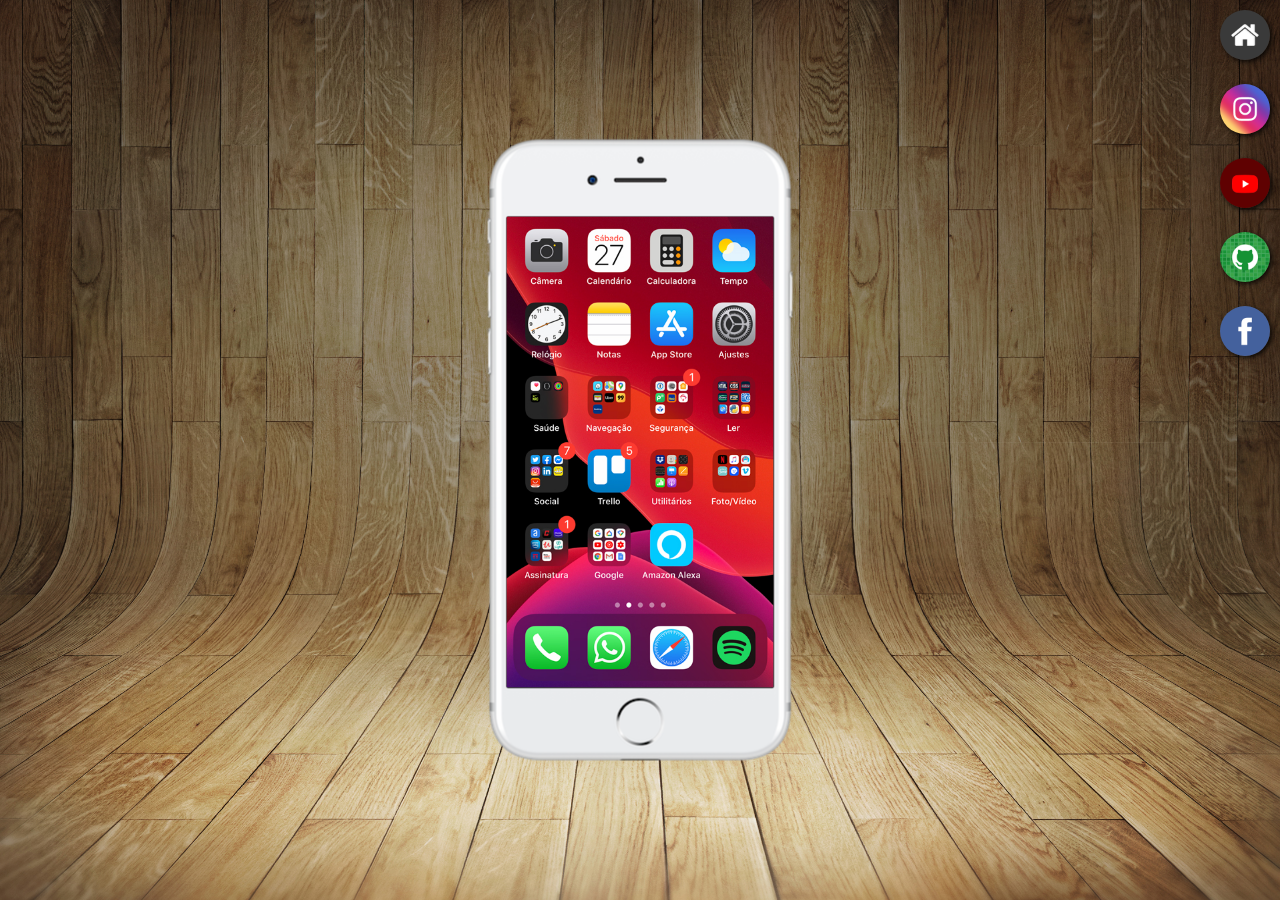
<file: index.html>
<!DOCTYPE html>
<html lang="pt-br">
<head>
    <meta charset="UTF-8">
    <meta http-equiv="X-UA-Compatible" content="IE=edge">
    <meta name="viewport" content="width=device-width, initial-scale=1.0">
    <title>Projeto de Redes Socias</title>
    <link rel="shortcut icon" href="favicon.ico" type="image/x-icon">
    <link rel="stylesheet" href="estilos/style.css">
</head>
<body>
    <main>
        <section id="telefone">
            <iframe src="home.html" name="tela" id="tela" frameborder="0"></iframe>
        </section>
        <section id="redes">
            <a href="home.html" target="tela" ><img src="imagens/logo-home.jpg" alt="Home"></a> <br>
            <a href="instagram.html" target="tela" ><img src="imagens/logo-instagram.jpg" alt="Instagram"></a> <br>
            <a href="youtube.html" target="tela" ><img src="imagens/logo-youtube.jpg" alt="Youtube"></a> <br>
            <a href="github.html" target="tela" ><img src="imagens/logo-github.jpg" alt="GitHub"></a> <br>
            <a href="face.html" target="tela" ><img src="imagens/logo-facebook.jpg" alt="Facebook"></a> 
        </section>
    </main>
</body>
</html>
</file>
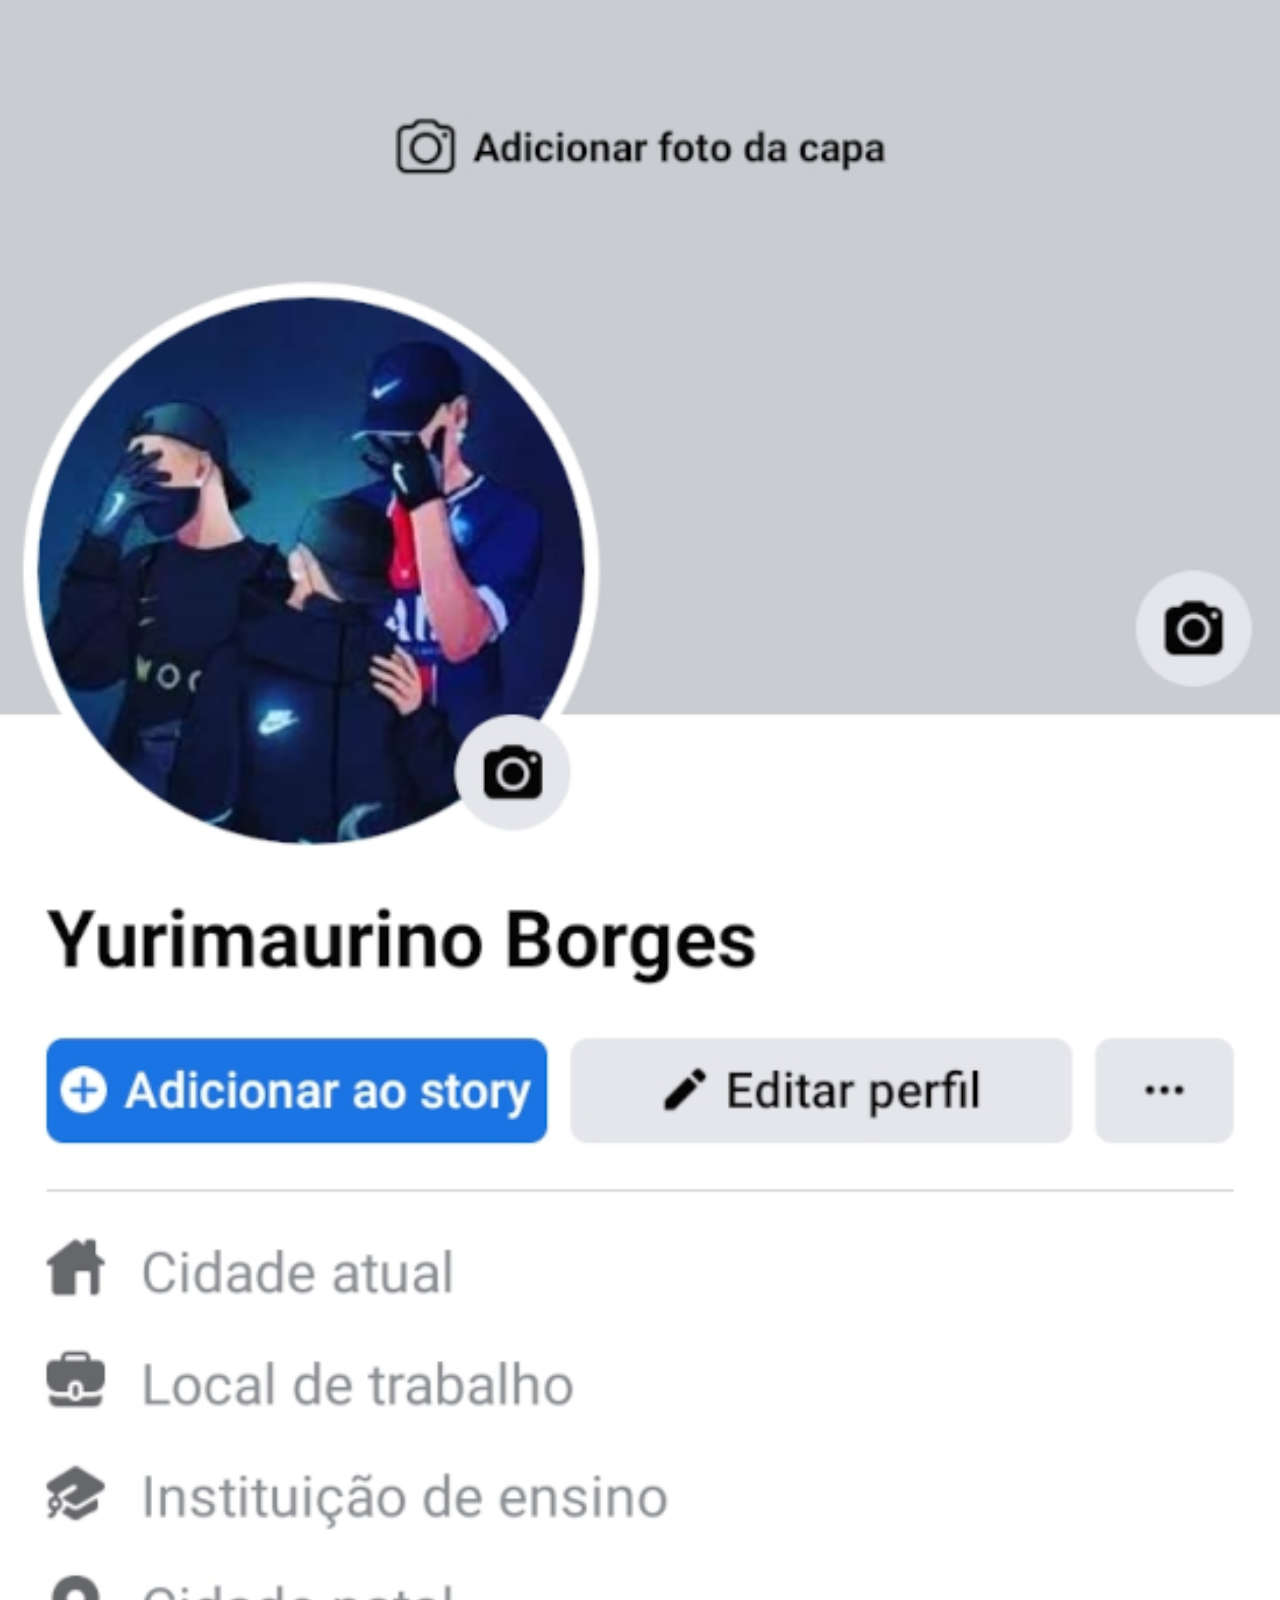
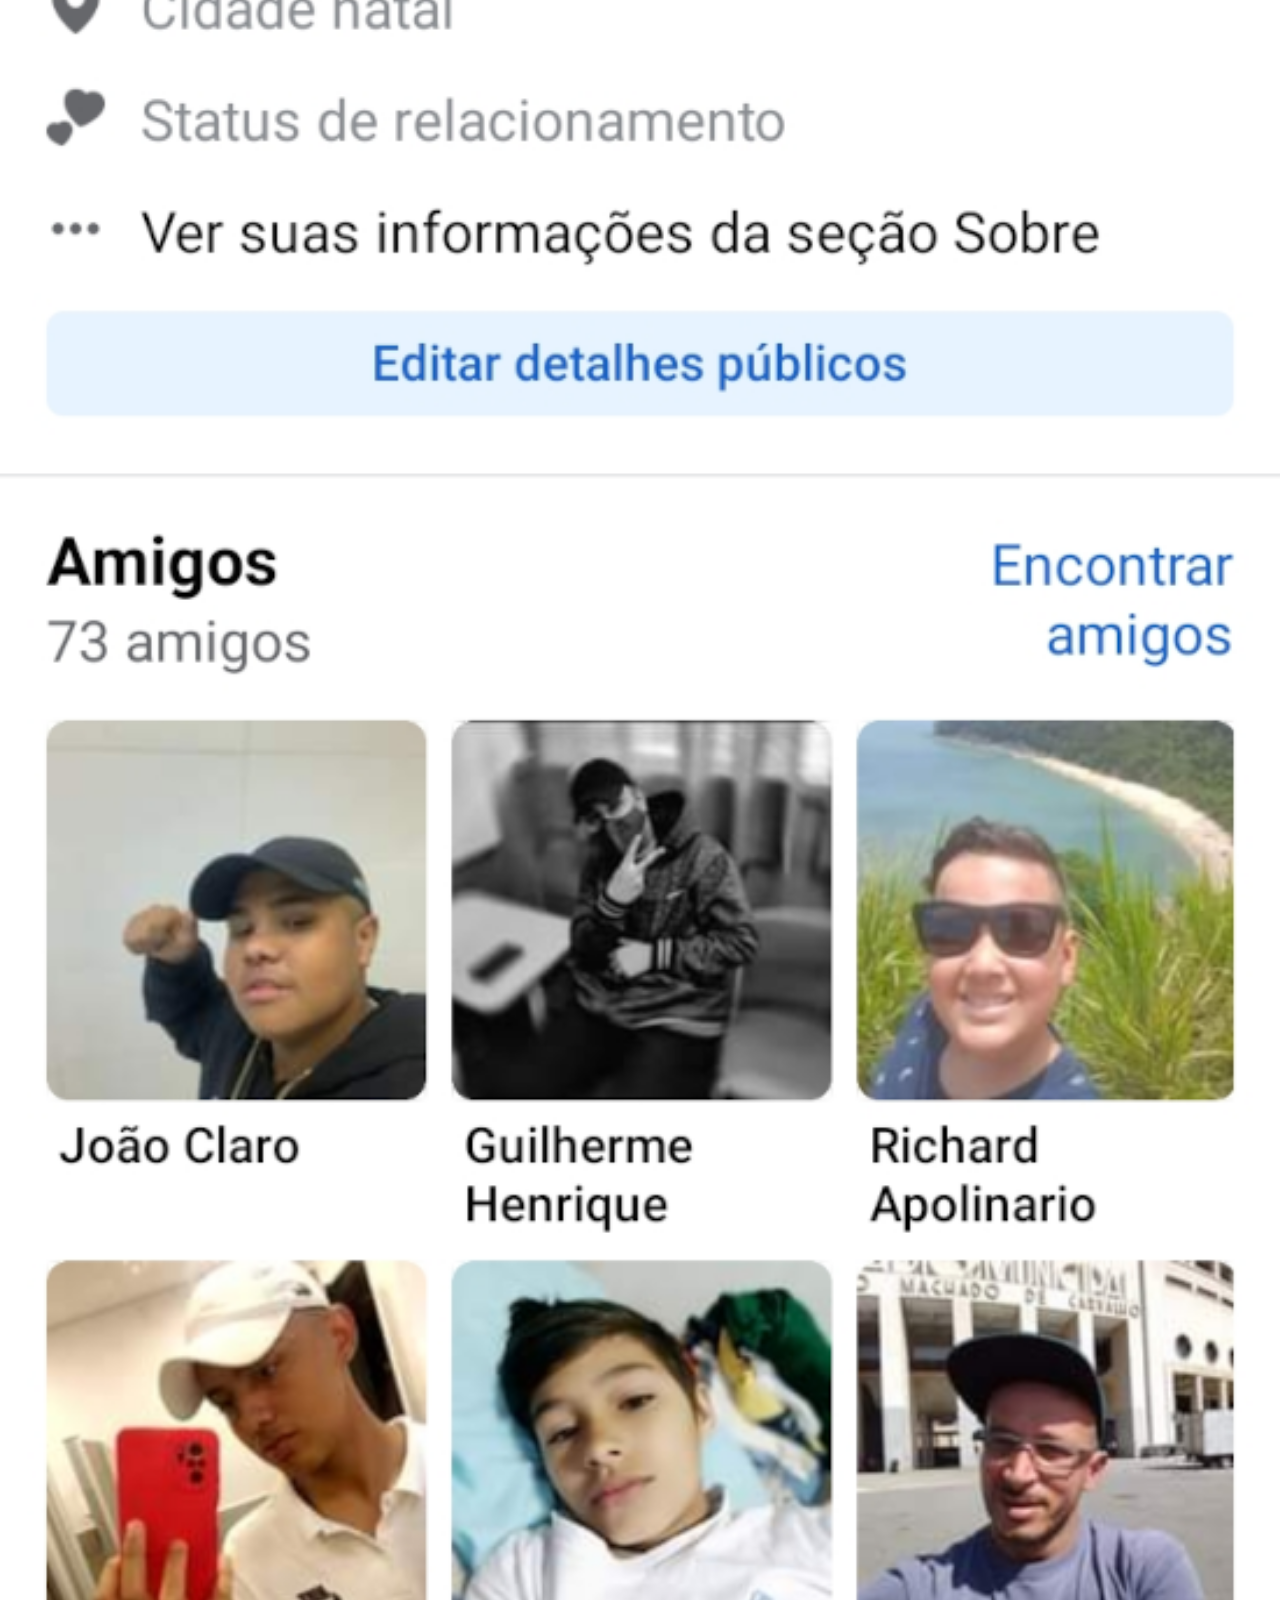
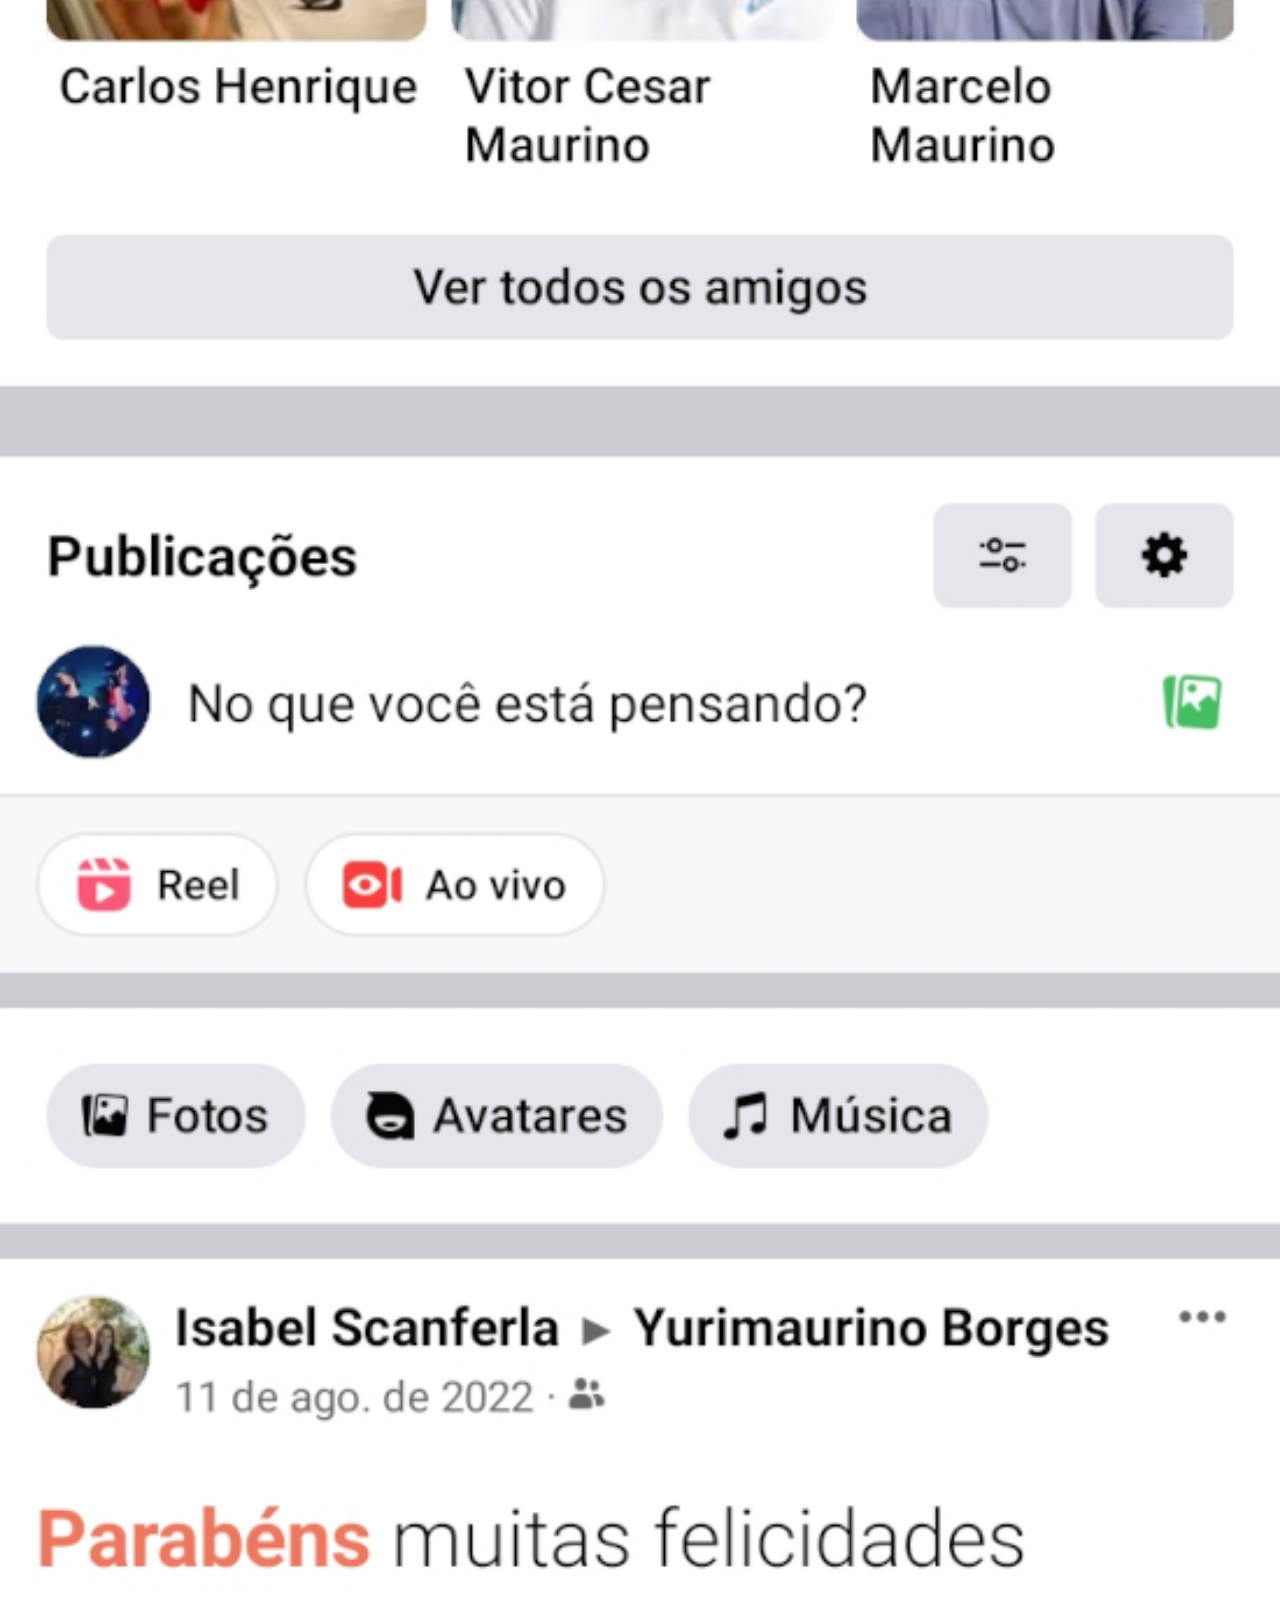
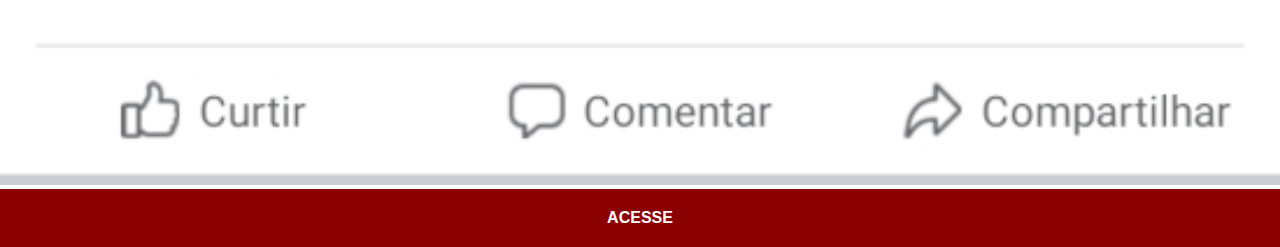
<file: face.html>
<!DOCTYPE html>
<html lang="pt-br">
<head>
    <meta charset="UTF-8">
    <meta http-equiv="X-UA-Compatible" content="IE=edge">
    <meta name="viewport" content="width=device-width, initial-scale=1.0">
    <title>Facebook</title>
    <style>
        *{
            margin: 0px;
            padding: 0px;
            font-family: Arial, Helvetica, sans-serif;
        }

        ::-webkit-scrollbar{
            width: 0px;
            height: 0px;
        }

        img{
            width: 100vw;
        }

        a{
            display: block;
            background-color: darkred;
            padding: 20px;
            text-align: center;
            font-weight: bolder;
            text-decoration: none;
            color: white;
        }
    </style>
</head>
<body>
    <img src="imagens/tela-face.png" alt="Facebook">
    <a href="https://www.facebook.com/yurimaurino.borges.75">ACESSE</a>
</body>
</html>
</file>
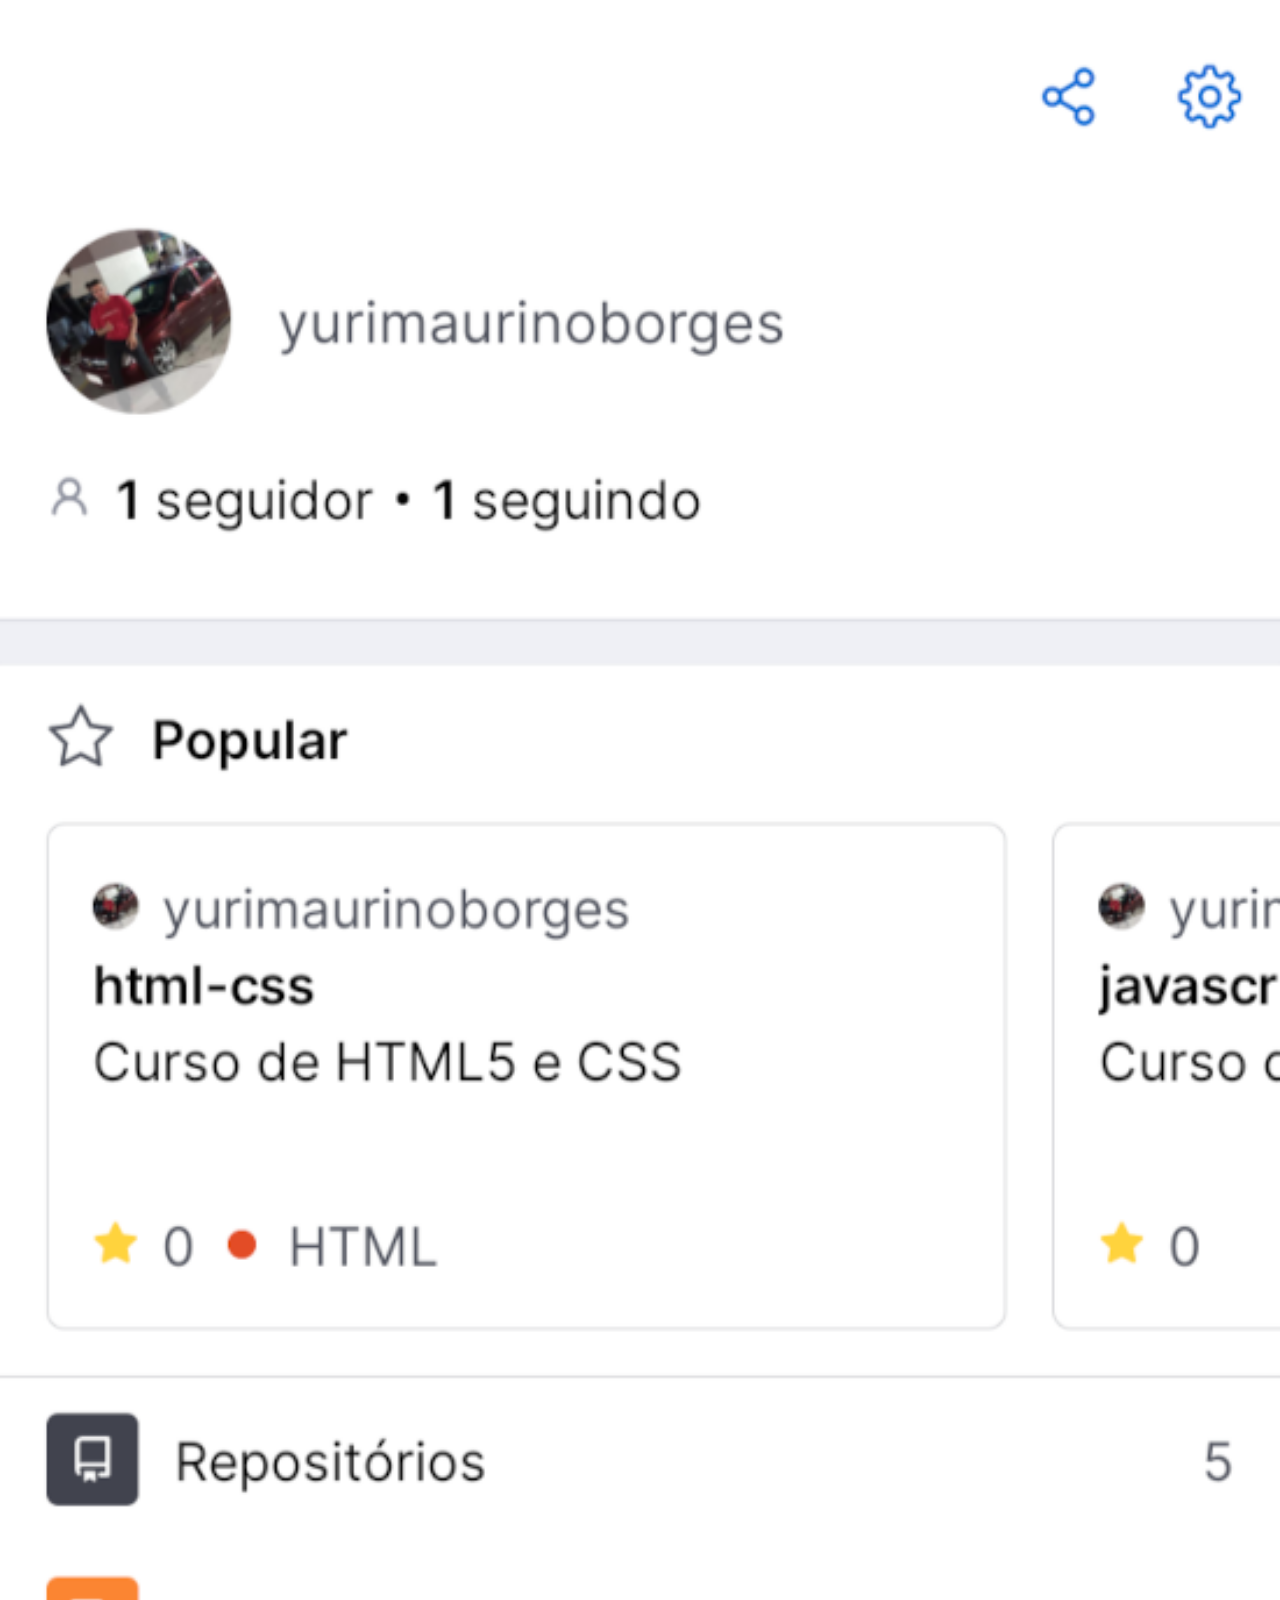
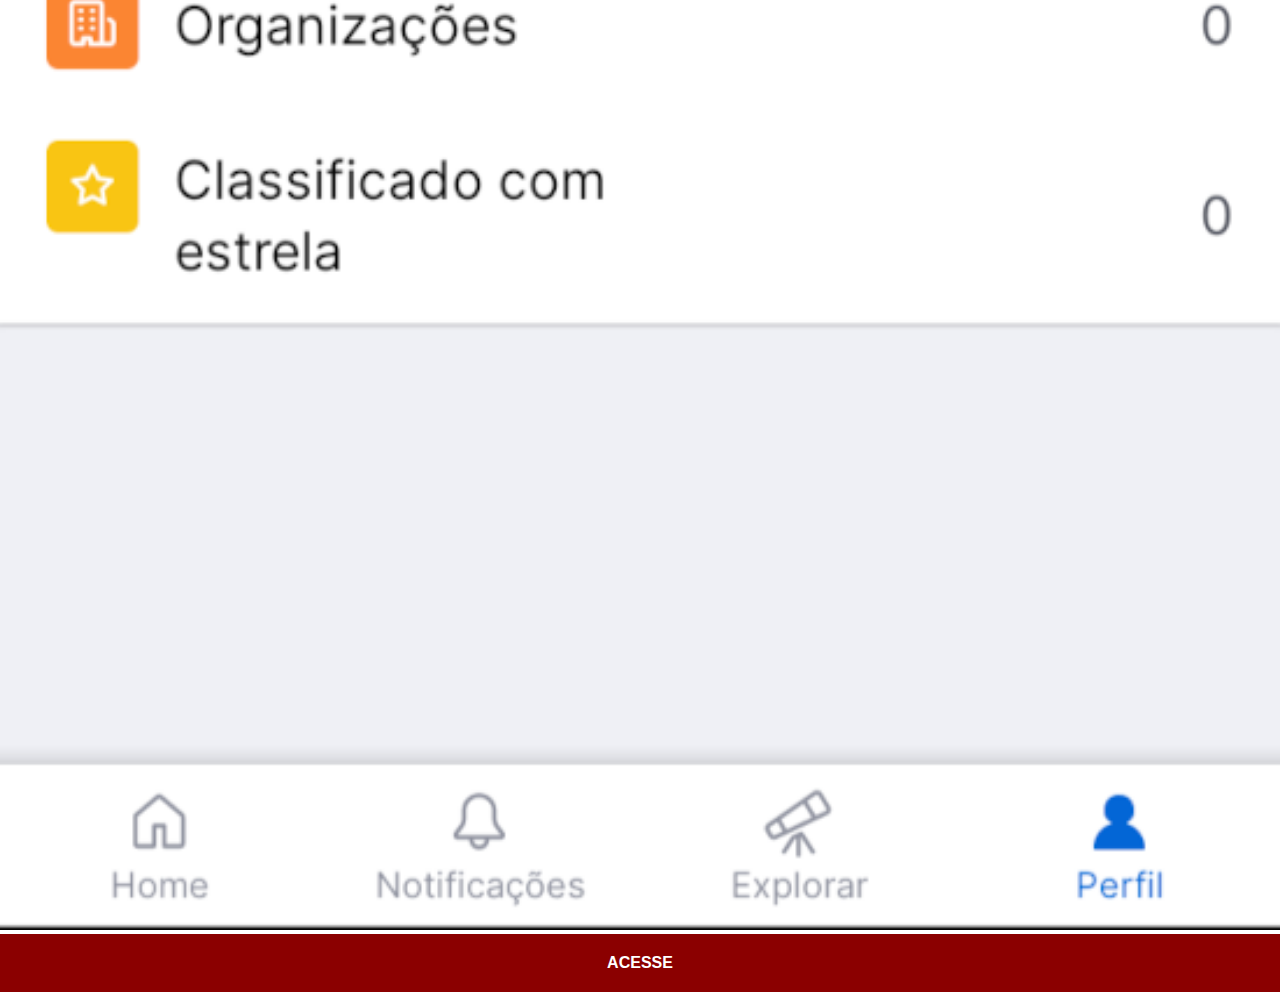
<file: github.html>
<!DOCTYPE html>
<html lang="pt-br">
<head>
    <meta charset="UTF-8">
    <meta http-equiv="X-UA-Compatible" content="IE=edge">
    <meta name="viewport" content="width=device-width, initial-scale=1.0">
    <title>GitHub</title>
    <style>
        *{
            margin: 0px;
            padding: 0px;
            font-family: Arial, Helvetica, sans-serif;
        }

        ::-webkit-scrollbar{
            width: 0px;
            height: 0px;
        }

        img{
            width: 100vw;
        }

        a{
            display: block;
            background-color: darkred;
            padding: 20px;
            text-align: center;
            font-weight: bolder;
            text-decoration: none;
            color: white;
        }
    </style>
</head>
<body>
    <img src="imagens/tela-git.png" alt="GitHub">
    <a href="https://github.com/yurimaurinoborges/">ACESSE</a>
</body>
</html>
</file>
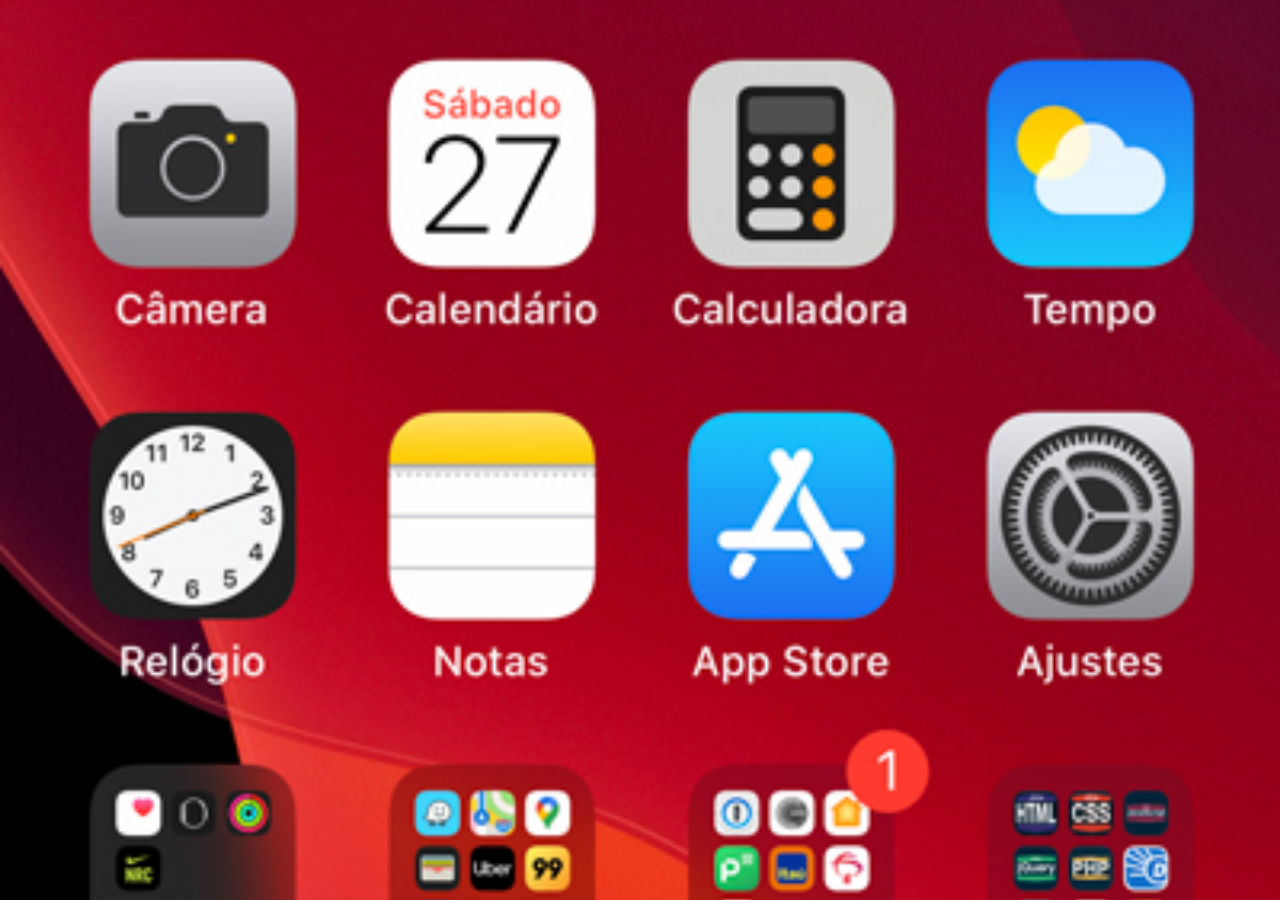
<file: home.html>
<!DOCTYPE html>
<html lang="pt-br">
<head>
    <meta charset="UTF-8">
    <meta http-equiv="X-UA-Compatible" content="IE=edge">
    <meta name="viewport" content="width=device-width, initial-scale=1.0">
    <title>Home</title>
    <style>
        *{
            margin: 0px;
            padding: 0px;
        }

        body{
            height: 100vh;
            width: 100vw;
            background: url('imagens/tela-home.jpg') no-repeat top center;
            background-size: cover;
        }
    </style>
</head>
<body>
    
</body>
</html>
</file>
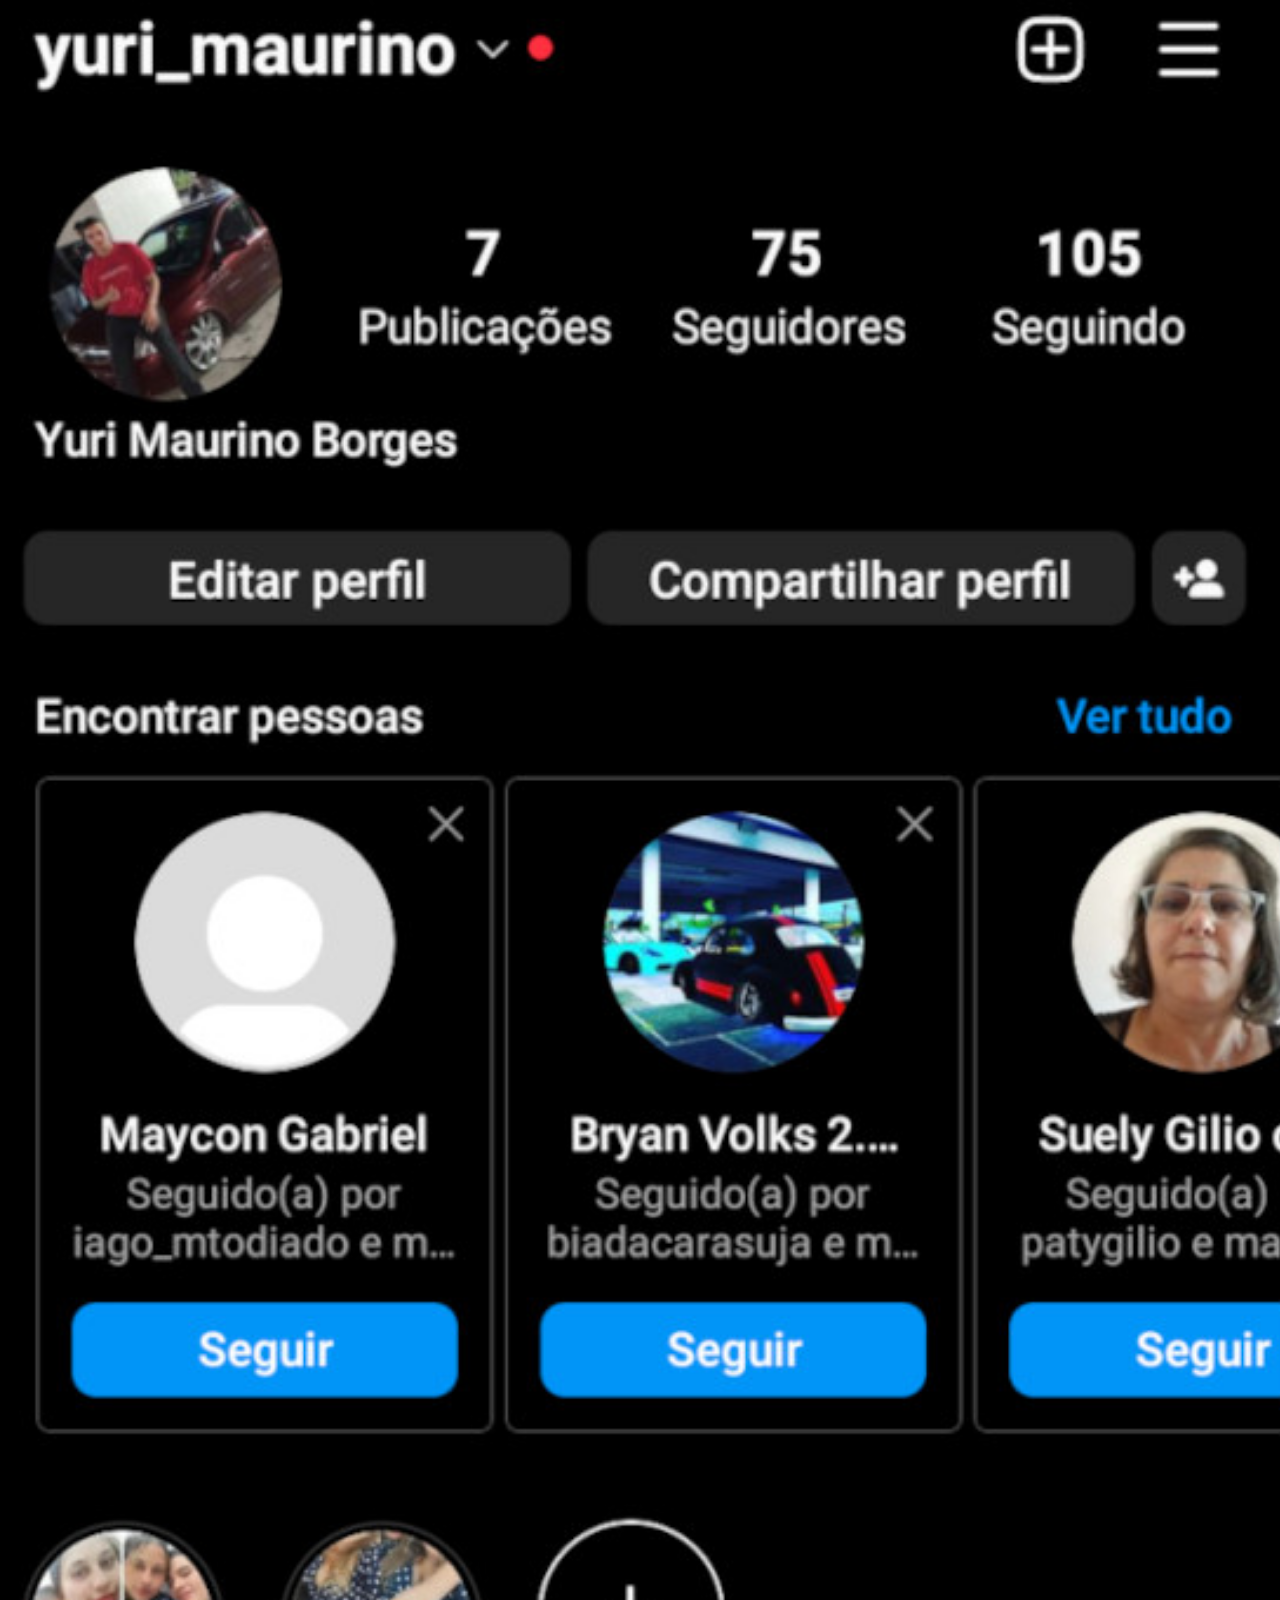
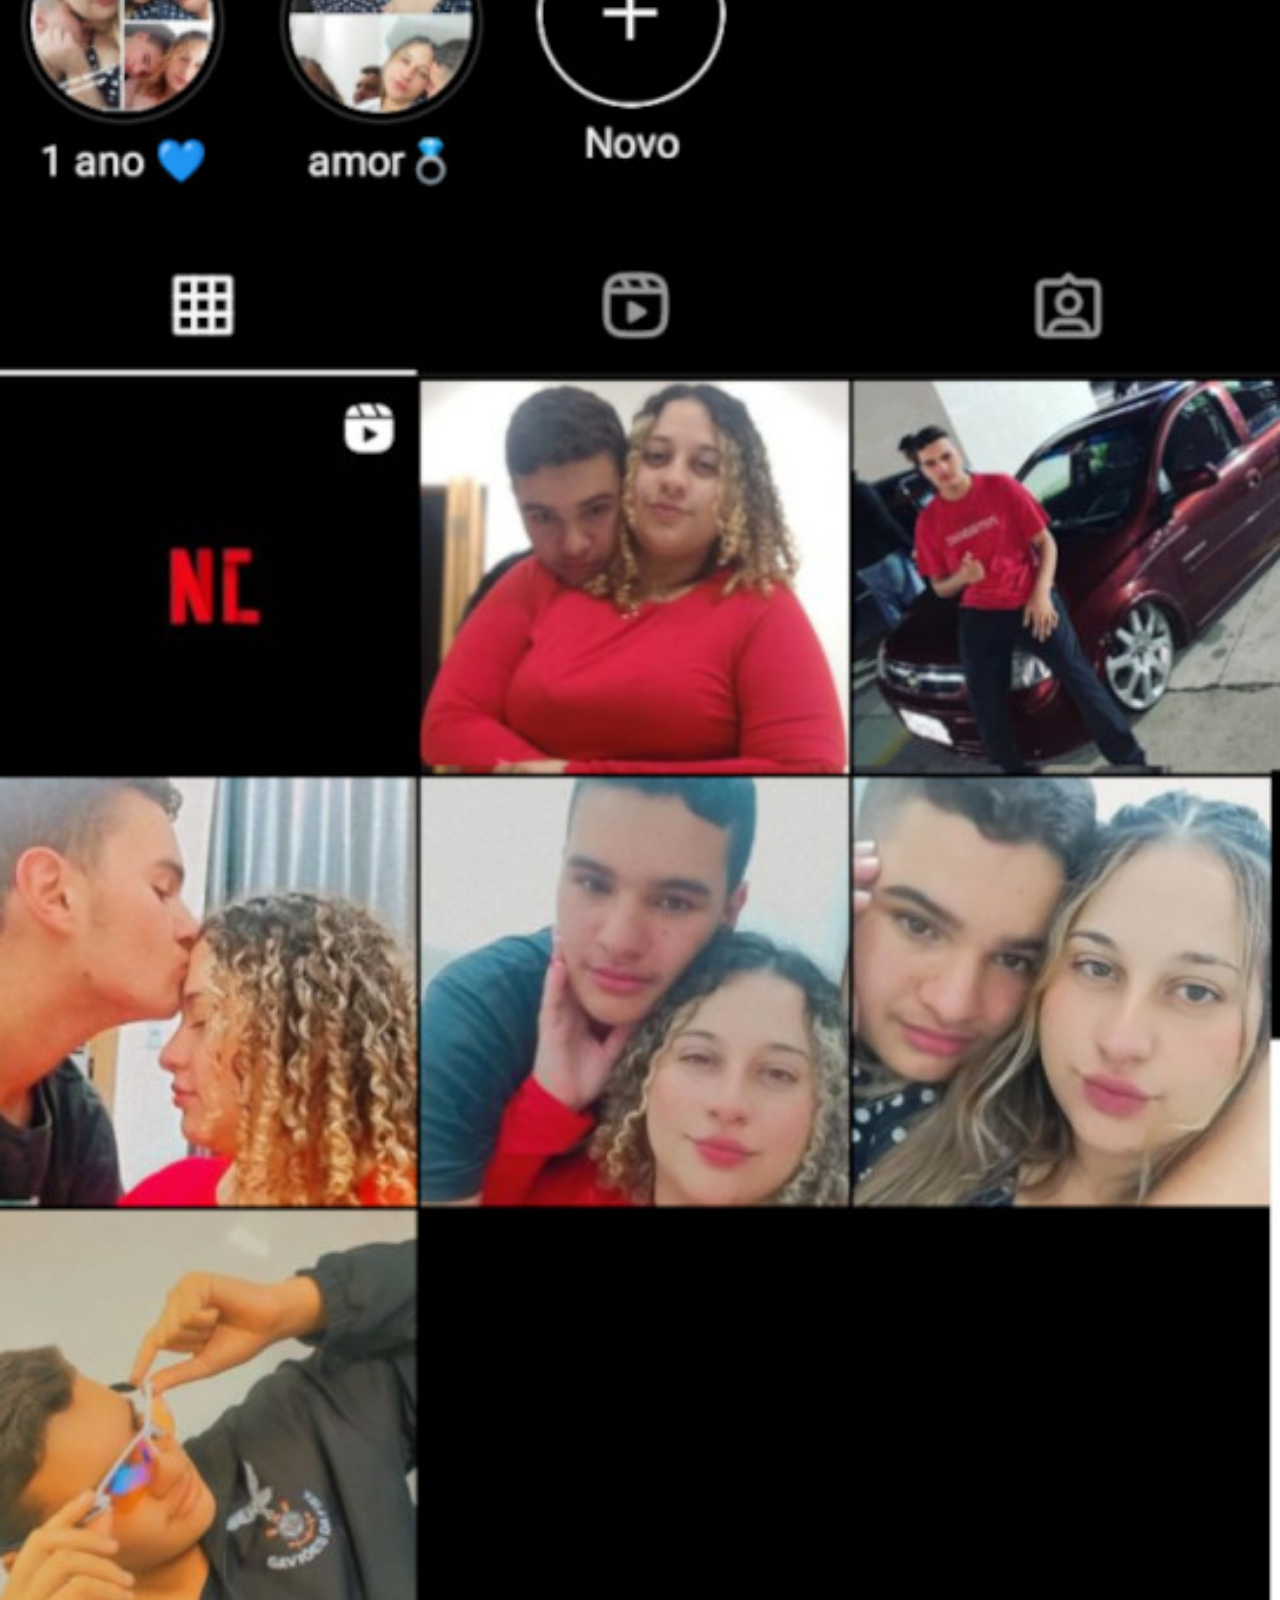
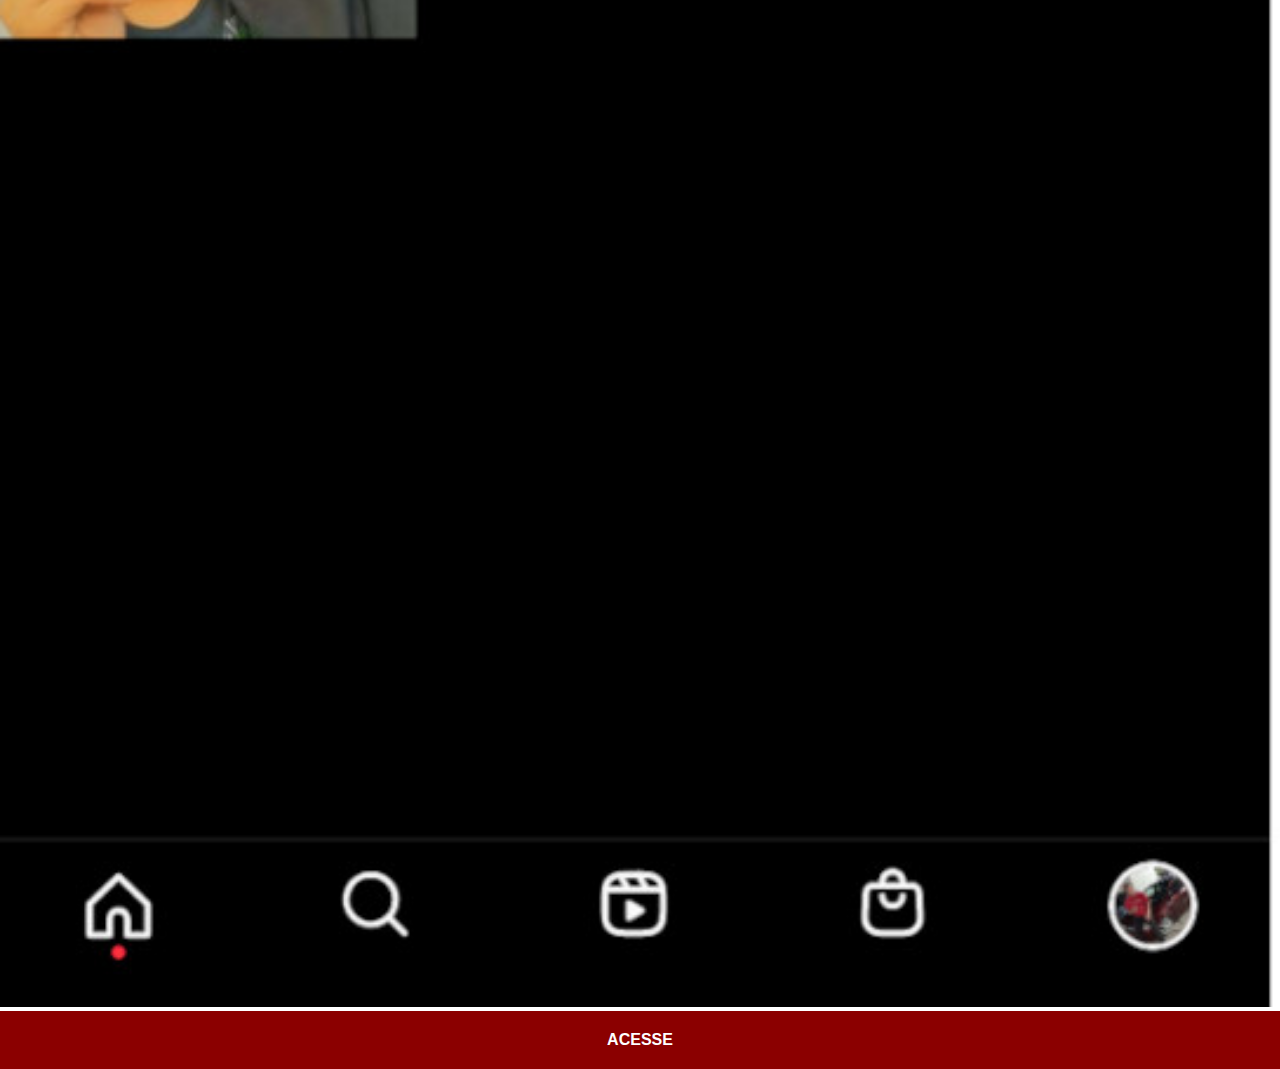
<file: instagram.html>
<!DOCTYPE html>
<html lang="pt-br">
<head>
    <meta charset="UTF-8">
    <meta http-equiv="X-UA-Compatible" content="IE=edge">
    <meta name="viewport" content="width=device-width, initial-scale=1.0">
    <title>Instagram</title>
    <style>
        *{
            margin: 0px;
            padding: 0px;
            font-family: Arial, Helvetica, sans-serif;
        }

        ::-webkit-scrollbar{
            width: 0px;
            height: 0px;
        }

        img{
            width: 101vw;
        }

        a{
            display: block;
            background-color: darkred;
            padding: 20px;
            text-align: center;
            font-weight: bolder;
            text-decoration: none;
            color: white;
        }
    </style>
</head>
<body>
    <img src="imagens/tela-insta.jpg" alt="Instagram">
    <a href="https://www.instagram.com/yuri_maurino/?next=%2F" target="_blank">ACESSE</a>
</body>
</html>
</file>
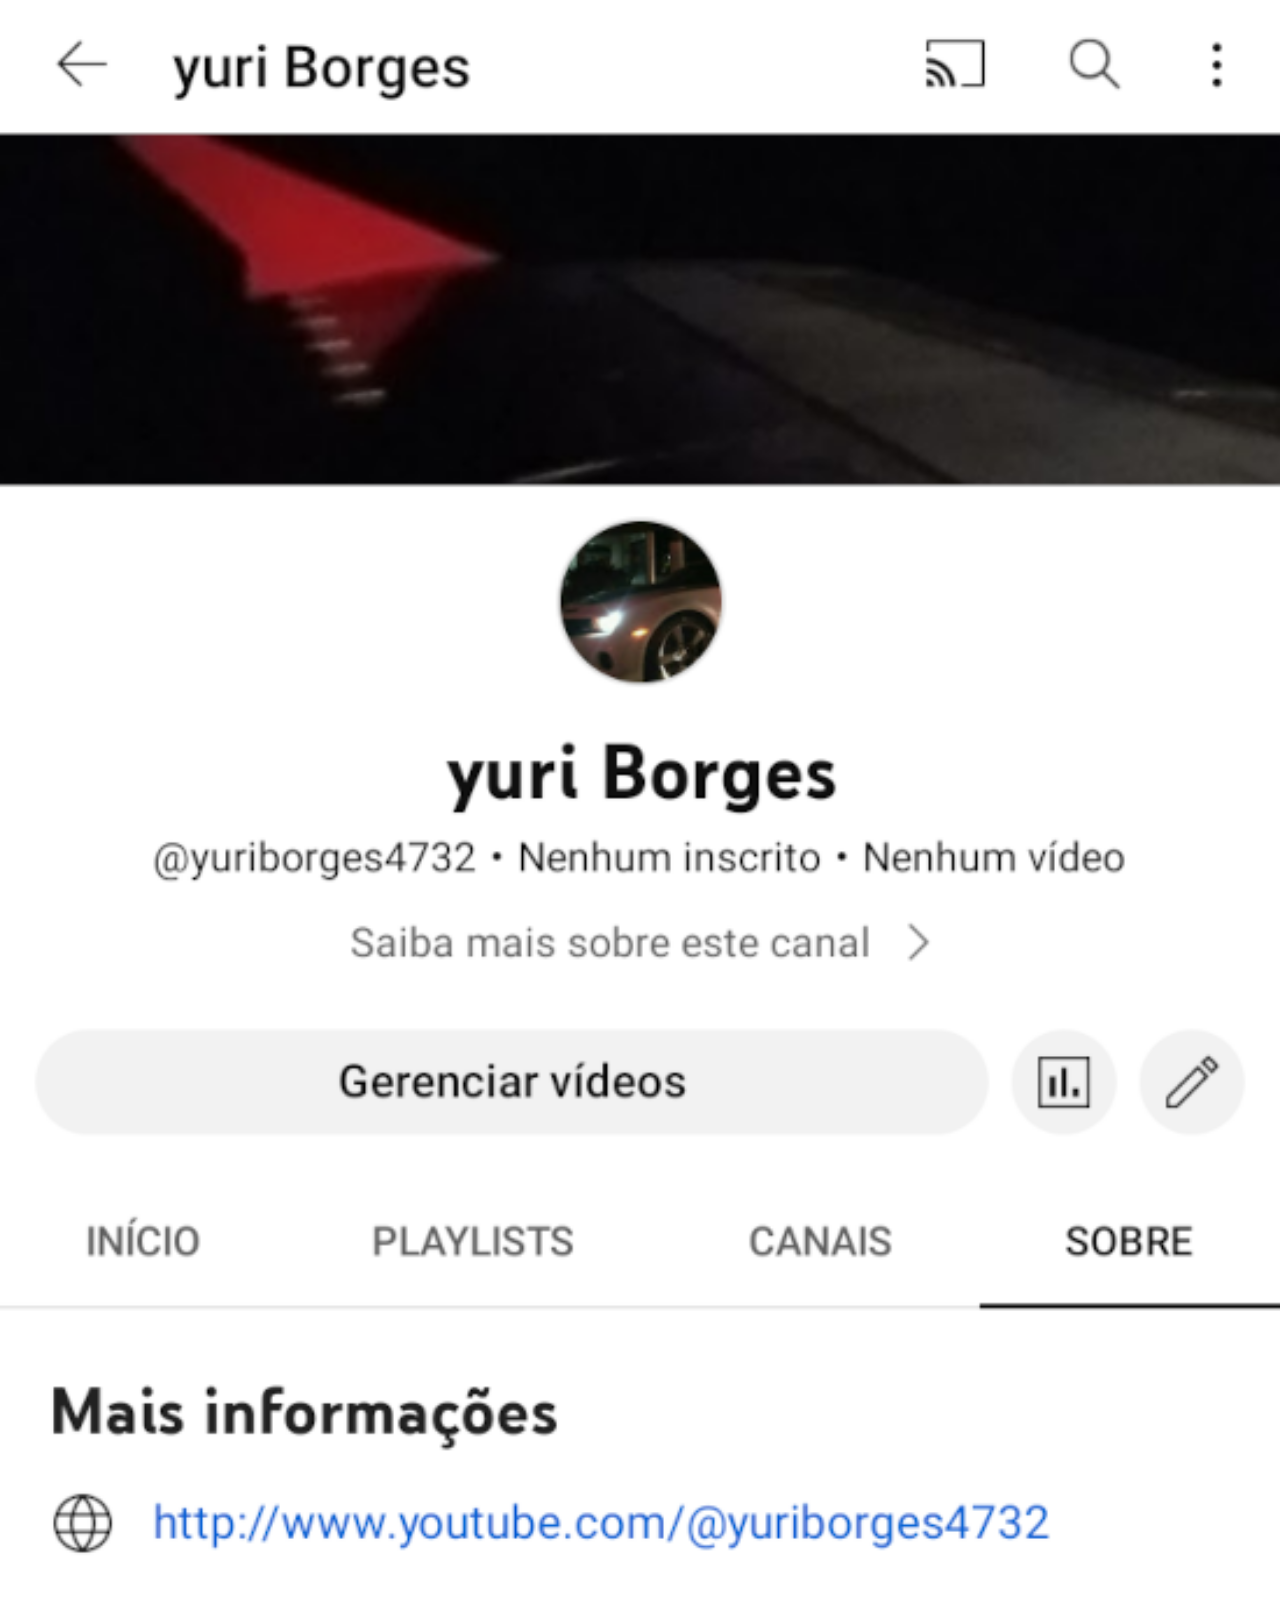
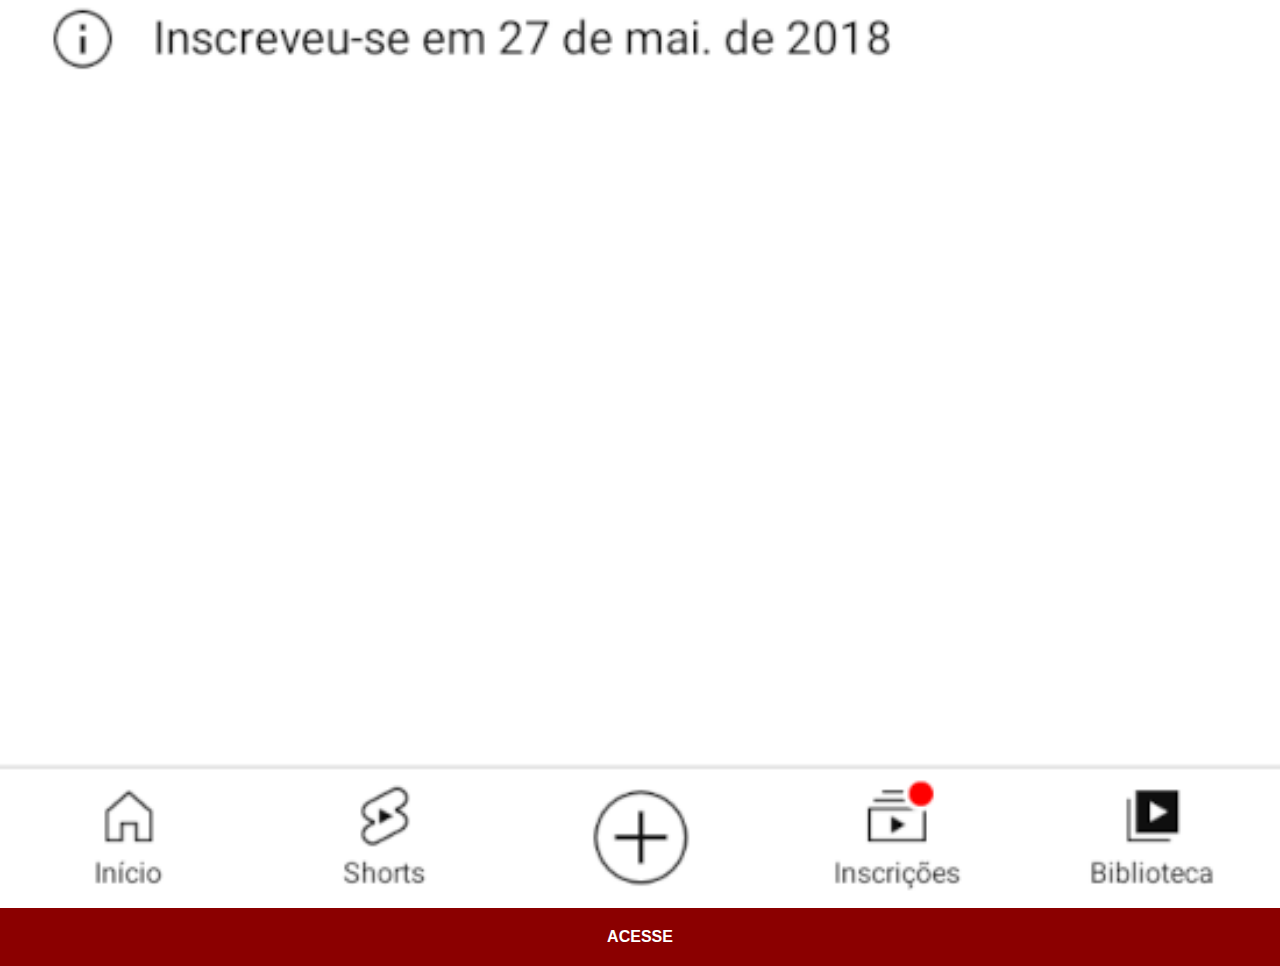
<file: youtube.html>
<!DOCTYPE html>
<html lang="pt-br">
<head>
    <meta charset="UTF-8">
    <meta http-equiv="X-UA-Compatible" content="IE=edge">
    <meta name="viewport" content="width=device-width, initial-scale=1.0">
    <title>YouTube</title>
    <style>
        *{
            margin: 0px;
            padding: 0px;
            font-family: Arial, Helvetica, sans-serif;
        }

        ::-webkit-scrollbar{
            width: 0px;
            height: 0px;
        }

        img{
            width: 100vw;
        }

        a{
            display: block;
            background-color: darkred;
            padding: 20px;
            text-align: center;
            font-weight: bolder;
            text-decoration: none;
            color: white;
        }
    </style>
</head>
<body>
    <img src="imagens/tela-yputube.png" alt="Youtube">
    <a href="https://www.youtube.com/@yuriborges4732/about" target="_blank">ACESSE</a>
</body>
</html>
</file>
<file: estilos/style.css>
@charset "UTF-8";

*{
    margin: 0px;
    padding: 0px;
    font-family: Arial, Helvetica, sans-serif;
}

html, body{
    height: 100vh;
    width: 100vw;
}

body{
    background:url('../imagens/fundo-madeira.jpg') no-repeat top center;
    background-size: cover;
    background-attachment: fixed;
}

main{
    height: 100vh;
    position: relative;
}

section#telefone{
    top: 50%;
    left: 50%;
    transform: translate(-50%, -50%);
    
    position: absolute;
    height: 627px;
    width: 311px;
    background:url('../imagens/frame-iphone.png') no-repeat;
}

iframe#tela{
    position: relative;
    top: 80px;
    left: 22px;
    width: 267px;
    height:471px
}

section#redes {
    text-align: right;
}

section#redes a > img{
    width: 50px;
    margin: 10px;
    border-radius: 50%;
    box-shadow: 2px 2px 5px rgba(0, 0, 0, 0.825);
    box-sizing: border-box;
}

section#redes img:hover{
    border: 2px solid rgba(255, 255, 255, 0.603) ;
    transform: translate(-3px, 3px);
    box-shadow: 5px 5px 10px black;
    transition: tranform 0.4s, border 1s;
}
</file>
